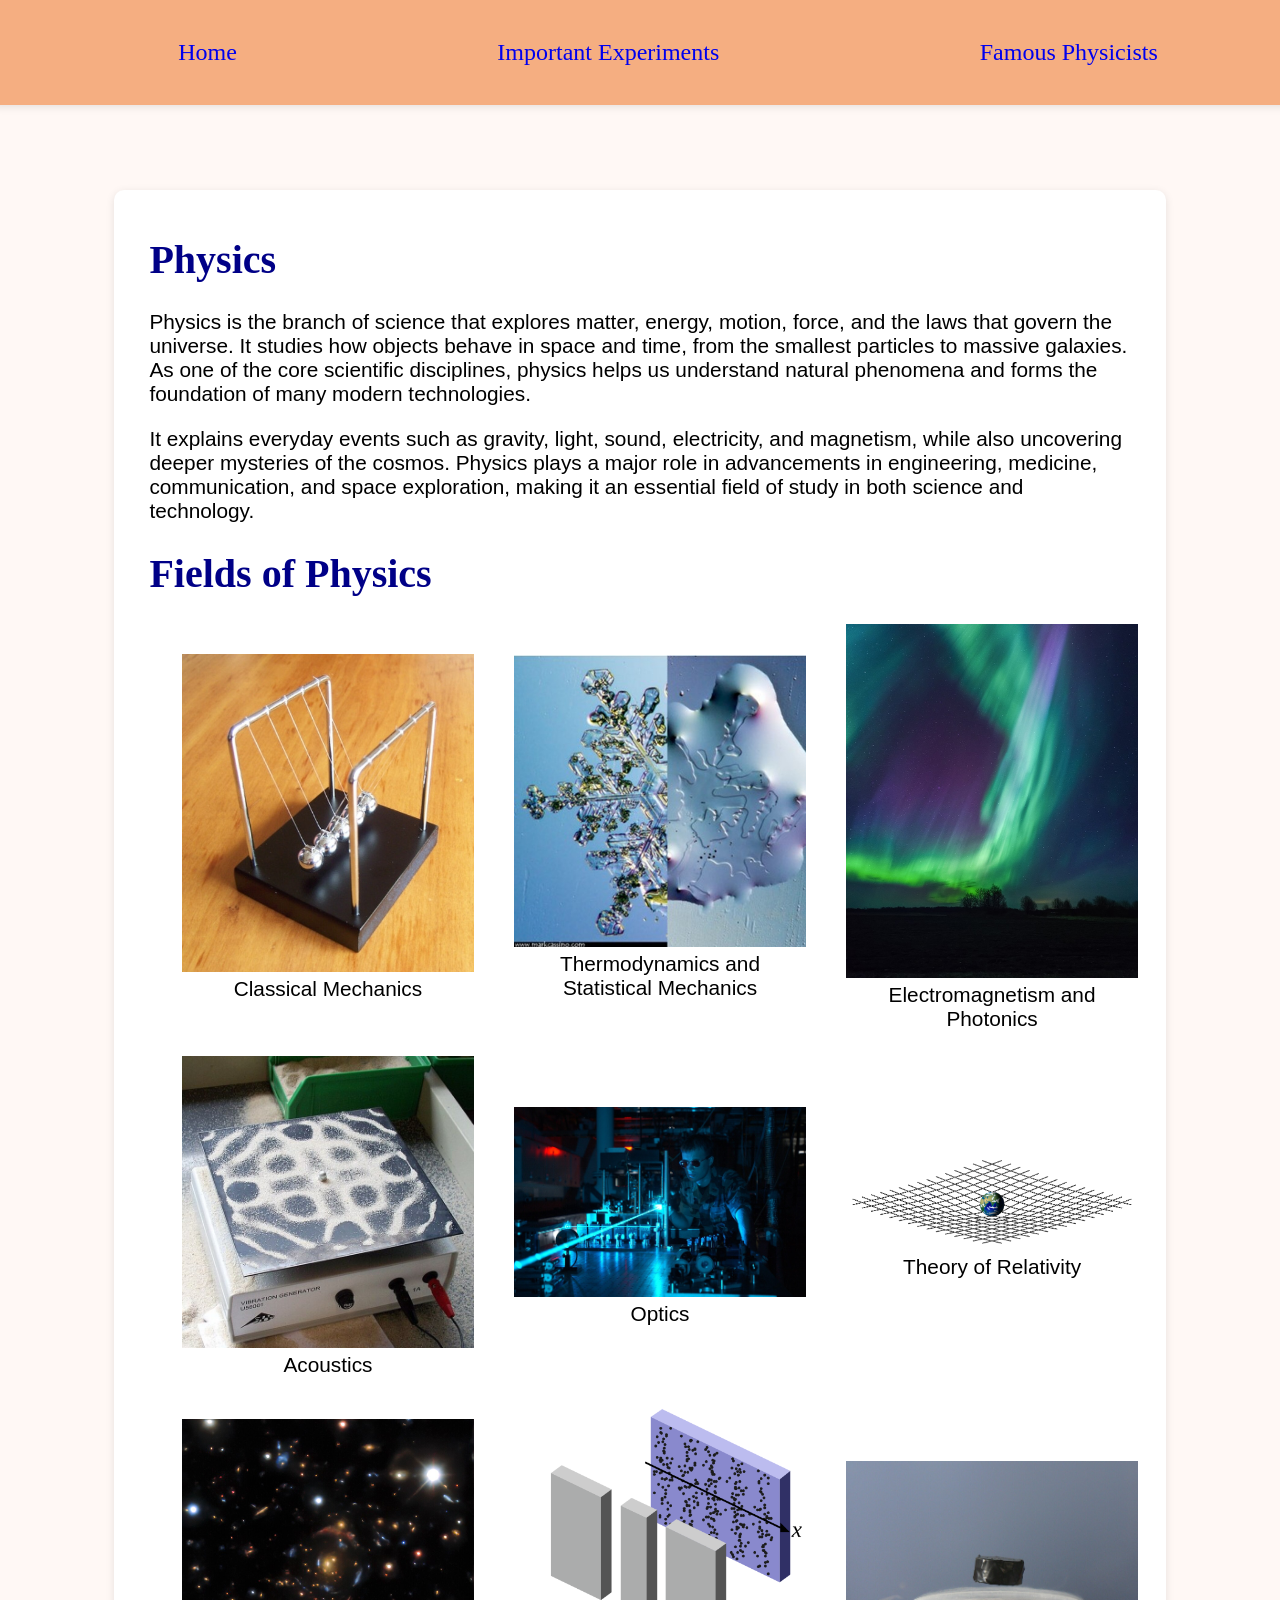
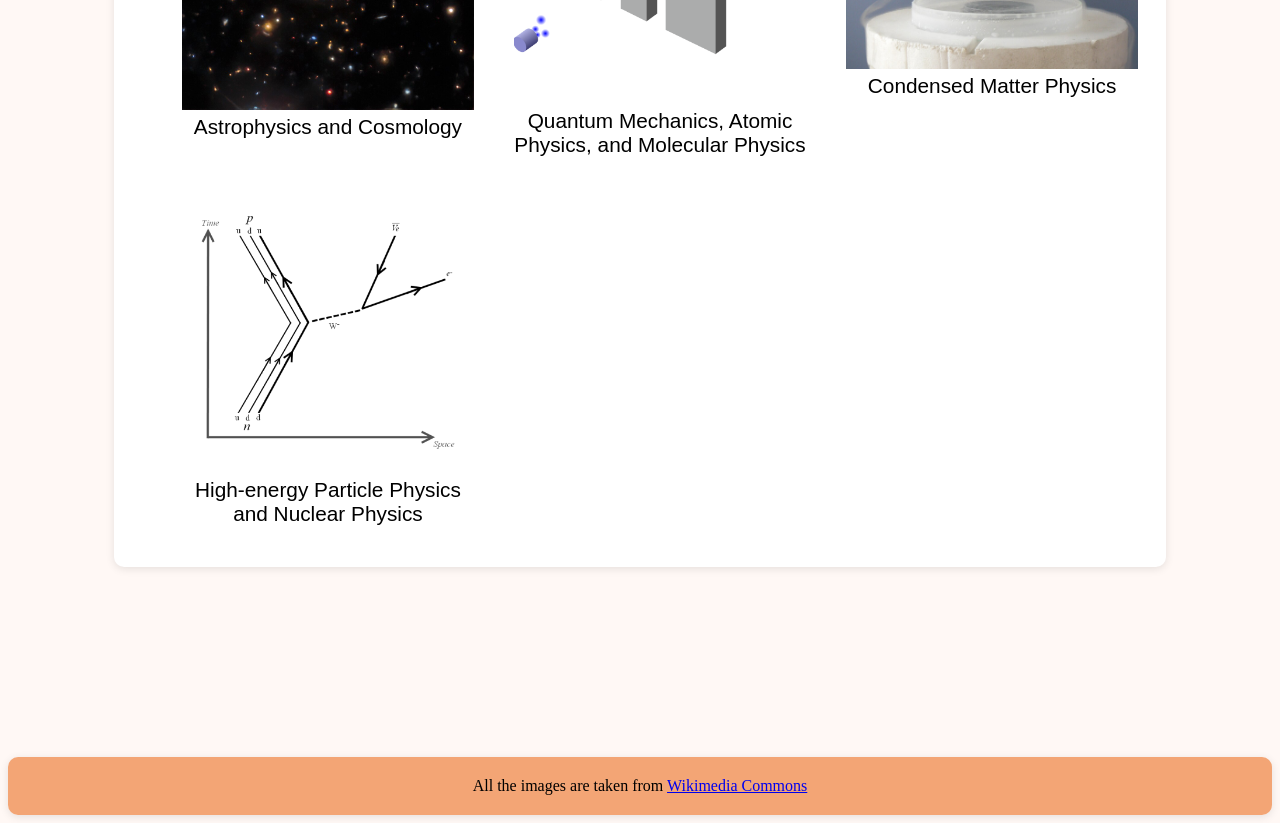
<file: index.html>
<!DOCTYPE html>
<html lang="en">
<head>
    <meta charset="UTF-8">
    <meta name="viewport" content="width=device-width, initial-scale=1.0">
    <title>Fields of Physics</title>
    <link rel="stylesheet" href="css/style.css">
</head>
<body>
    <header>
        <a href="#main_content" class="link_to_main"> Skip to Main Content </a>
        <nav>
        <ul>
            <li> <a href="index.html"> Home </a></li>
            <li> <a href="experiments.html"> Important Experiments </a></li>
            <li> <a href="physicists.html"> Famous Physicists </a></li>
        </ul>
        </nav>
    </header>
    <main id="main_content">
        <h1>
            Physics
        </h1>
        <p>
            Physics is the branch of science that explores matter, energy, motion, force, and the laws 
            that govern the universe. It studies how objects behave in space and time, from the smallest 
            particles to massive galaxies. As one of the core scientific disciplines, physics helps us understand 
            natural phenomena and forms the foundation of many modern technologies.
       </p>
       <p>It explains everyday events such as gravity, light, sound, electricity, and magnetism, while also 
        uncovering deeper mysteries of the cosmos. Physics plays a major role in 
        advancements in engineering, medicine, communication, and space exploration, making it an essential field 
        of study in both science and technology.
        </p>
        <h1>
            Fields of Physics
        </h1>
        <ul class="fields_physics">
            <li>
                <img src="Image/Newton's_Cradle.jpg" alt="Newton's Craddle">
                Classical Mechanics
            </li>
            <li>
                <img src="Image/Snowflake_–_Before_and_After_Melting_(Composite,_but_with_square_reshaping).jpg" alt="Snowflake before and after melting">
                Thermodynamics and Statistical Mechanics
            </li>
            <li>
                <img src="Image/Virmalised.jpg" alt="Aurora">
                Electromagnetism and Photonics
            </li>
            

            <li>
                <img src="Image/Quadratic_Chladni_plate.jpg" alt ="Chladni figure">
                 Acoustics
            </li>

            <li>
                <img src="Image/Optics.jpg" alt="Laser Experiment">
                Optics
            </li>

            <li>
                <img src="Image/Spacetime_lattice_analogy_white.svg.png" alt="Spacetime lattice analogy">
                Theory of Relativity
            </li>

             <li>
                <img src="Image/Gravitational_lens_found_in_the_DESI_Legacy_Surveys_data_(noirlab2104c).jpg" alt ="Gravitation Lensing">
                Astrophysics and Cosmology
            </li>

            <li>
                <img src="Image/Doubleslitexperiment.png" alt ="Double-Slit experiment ">
                Quantum Mechanics, Atomic Physics, and Molecular Physics
            </li>

            <li>
                <img src="Image/Meissner_effect_p1390048.jpg" alt="Meissner effect">
                Condensed Matter Physics
            </li>

            <li>
                <img src="Image/Feynman_Diagram_-_Negative_Beta_Decay.png" alt="Feynman Diagram">
                High-energy Particle Physics and Nuclear Physics
            </li>
        </ul>
    </main>
    <footer>
        All the images are taken from <a href="https://commons.wikimedia.org/wiki/Main_Page"> Wikimedia Commons </a>
    </footer>
</body>
</html>
</file>
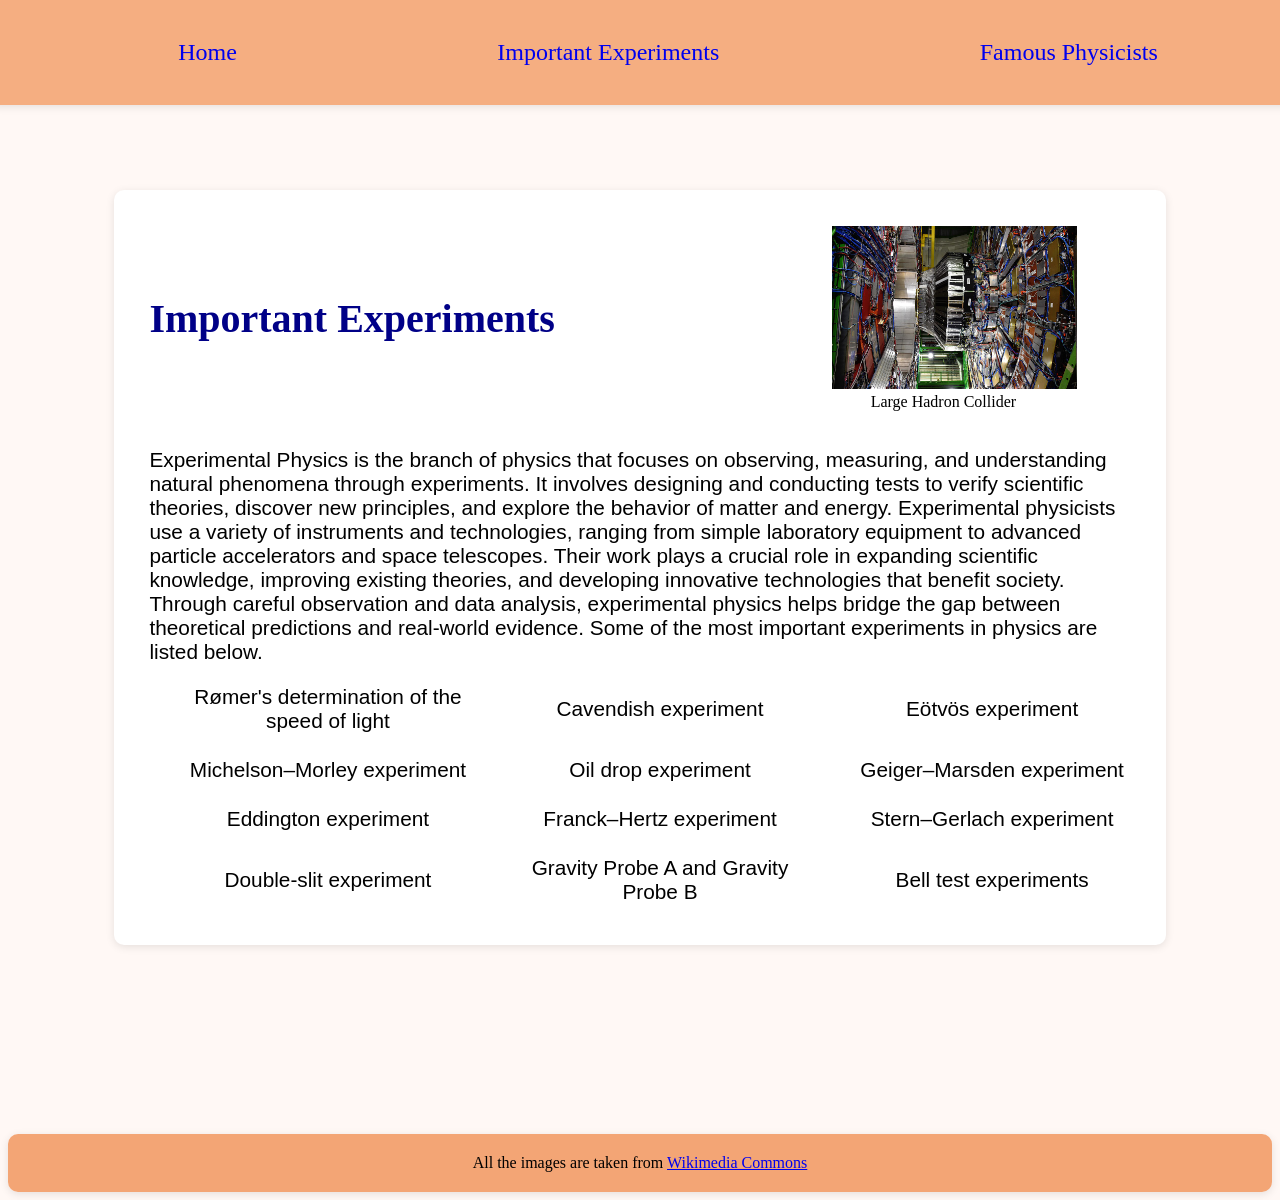
<file: experiments.html>
<!DOCTYPE html>
<html lang="en">
<head>
    <meta charset="UTF-8">
    <meta name="viewport" content="width=device-width, initial-scale=1.0">
    <title>Important Experiments in Physics</title>
    <link rel="stylesheet" href="css/style.css">
</head>
<body>
    <header>
        <a href="#main_content" class="link_to_main"> Skip to Main Content </a>
        <nav>
        <ul>
            <li> <a href="index.html"> Home </a></li>
            <li> <a href="experiments.html"> Important Experiments </a></li>
            <li> <a href="physicists.html"> Famous Physicists </a></li>
        </ul>
        </nav>
    </header>
    <main id="main_content">
        <div class="experiment_section">
            <h1>Important Experiments</h1>
            <figure>
                <img src="Image/CERN_LHC_CMS_15.jpg" alt="Large Hadron Collider">
                <figcaption> Large Hadron Collider </figcaption>
            </figure>
        </div>
        <p>
        Experimental Physics is the branch of physics that
        focuses on observing, measuring, and understanding 
        natural phenomena through experiments. It involves 
        designing and conducting tests to verify scientific
        theories, discover new principles, and explore the 
        behavior of matter and energy. Experimental physicists
        use a variety of instruments and technologies,
        ranging from simple laboratory equipment to
        advanced particle accelerators and space 
        telescopes. Their work plays a crucial role in
        expanding scientific knowledge, improving existing
        theories, and developing innovative technologies that
        benefit society. Through careful observation and
        data analysis, experimental physics helps bridge the gap
        between theoretical predictions and real-world
        evidence. Some of the most important experiments 
        in physics are listed below.
        </p>

        <ul>   
            <li>Rømer's determination of the speed of light</li>
            <li>Cavendish experiment</li>
            <li>Eötvös experiment</li>
            <li>Michelson–Morley experiment</li>
            <li>Oil drop experiment</li>
            <li>Geiger–Marsden experiment</li>
            <li>Eddington experiment</li>
            <li>Franck–Hertz experiment</li>
            <li>Stern–Gerlach experiment</li>
            <li>Double-slit experiment</li>
            <li>Gravity Probe A and Gravity Probe B</li>
            <li>Bell test experiments</li> 
        </ul>
    </main>
    <footer>
        All the images are taken from <a href="https://commons.wikimedia.org/wiki/Main_Page"> Wikimedia Commons </a>
    </footer>
</body>
</html>
</file>
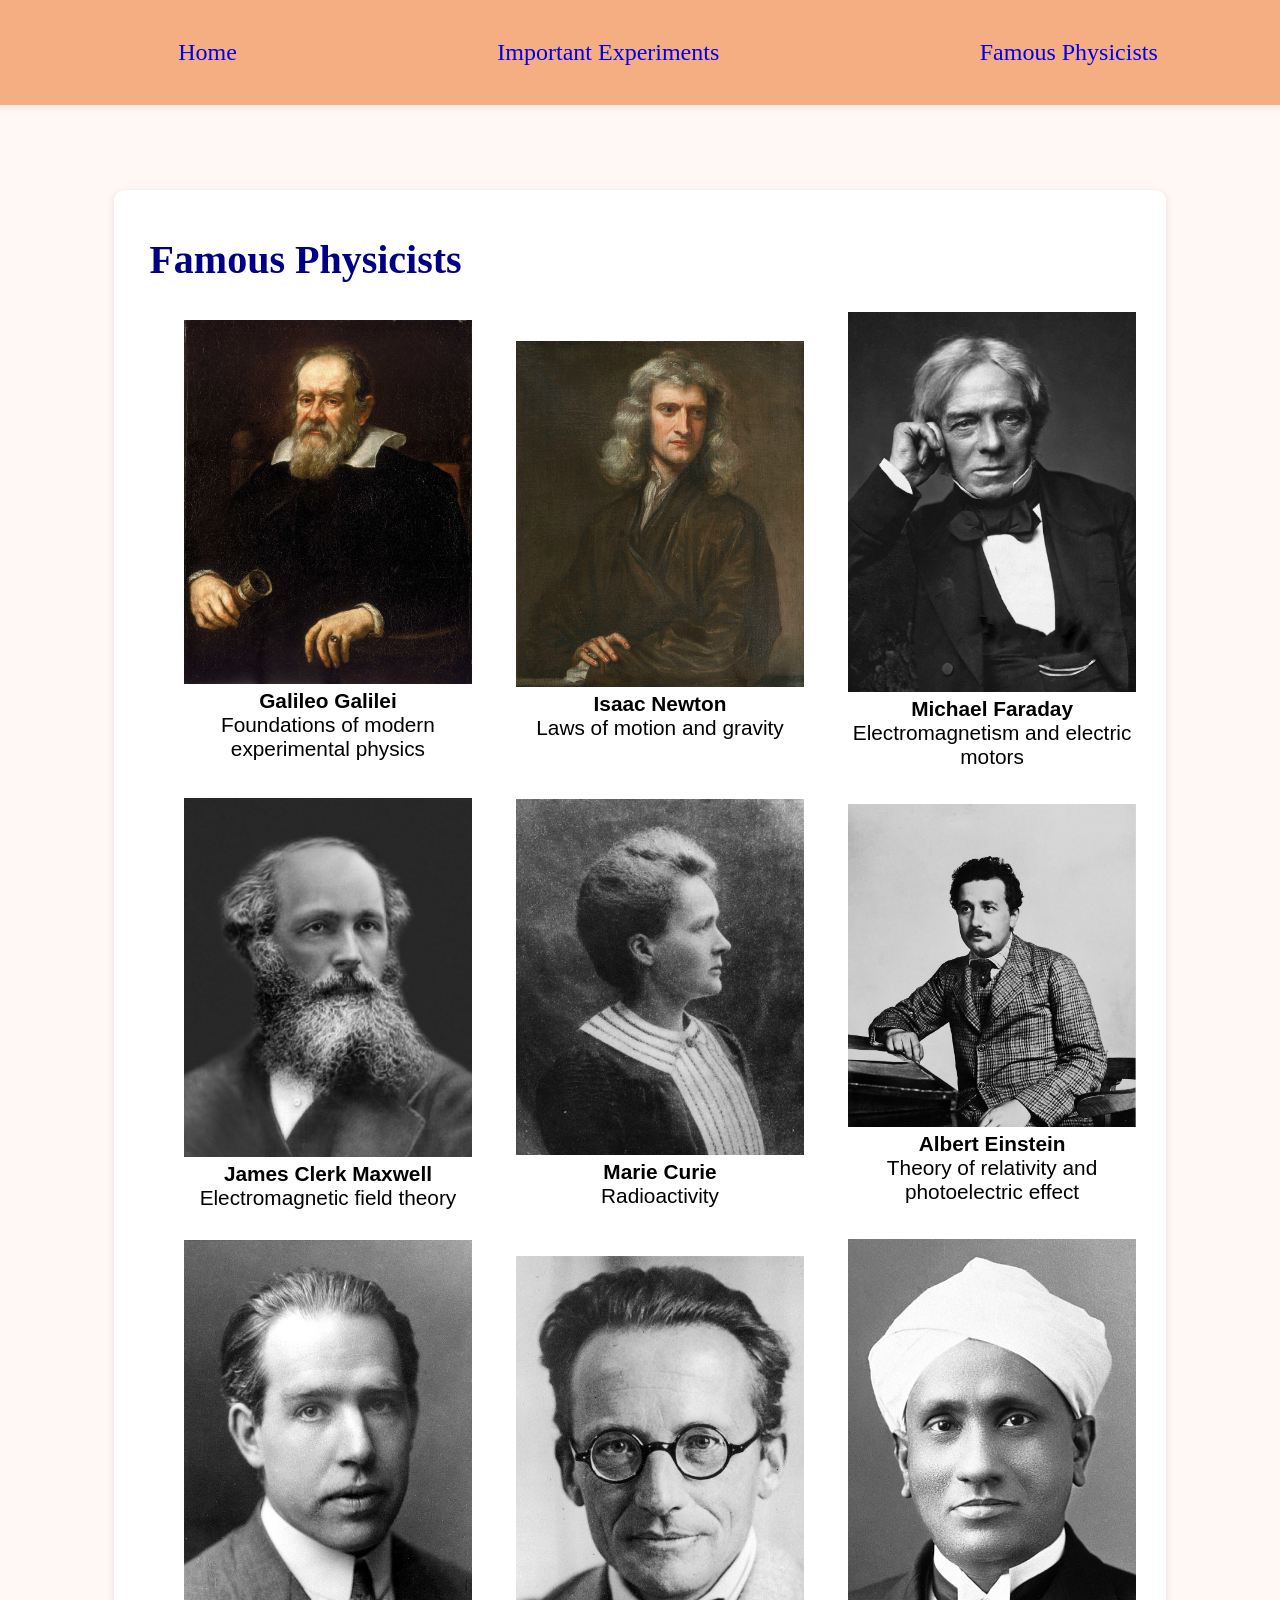
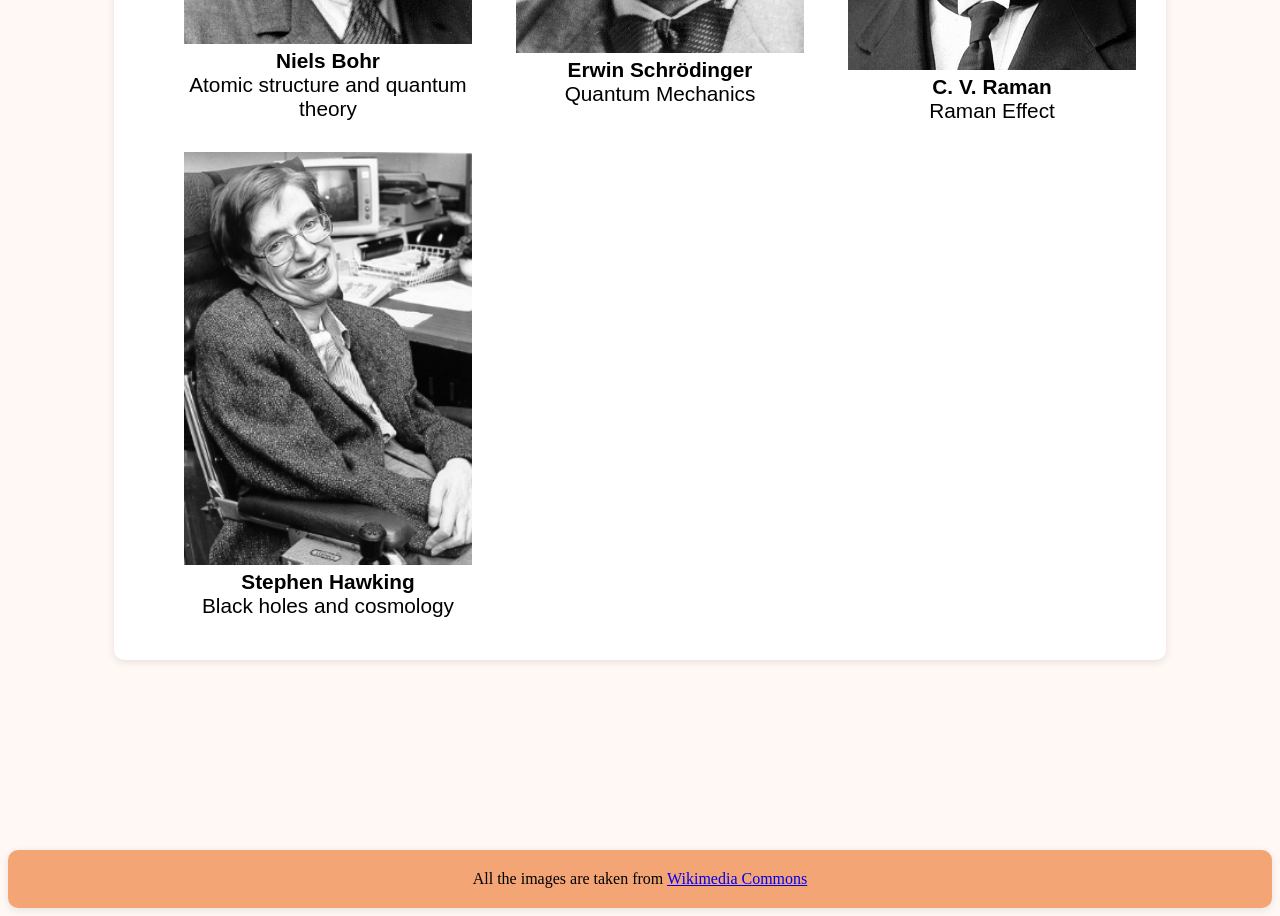
<file: physicists.html>
<!DOCTYPE html>
<html lang="en">
<head>
    <meta charset="UTF-8">
    <meta name="viewport" content="width=device-width, initial-scale=1.0">
    <title>Famous Physicists</title>
    <link rel="stylesheet" href="css/style.css">
</head>
<body>
    <header>
        <a href="#main_content" class="link_to_main"> Skip to Main Content </a>
        <nav>
        <ul>
            <li> <a href="index.html"> Home </a></li>
            <li> <a href="experiments.html"> Important Experiments </a></li>
            <li> <a href="physicists.html"> Famous Physicists </a></li>
        </ul>
        </nav>
    </header>
    <main id="main_content">
        <h1>Famous Physicists</h1>
        <ul class="physicists_image">
            <li><img src="Image/Galileo_Galilei_.jpg" alt="Galileo Galilei"><b>Galileo Galilei</b> <br> Foundations of modern experimental physics</li>
            <li><img src="Image/Portrait_of_Sir_Isaac_Newton,_1689_(brightened).jpg" alt="Isaac Newton"><b>Isaac Newton</b> <br> Laws of motion and gravity</li>
            <li><img src="Image/Michael_Faraday_sitting_crop.jpg" alt="Michael Faraday"><b>Michael Faraday </b><br> Electromagnetism and electric motors</li>
            <li><img src="Image/James-Clerk-Maxwell-1831-1879.jpg" alt="James Clerk Maxwell"><b>James Clerk Maxwell</b> <br> Electromagnetic field theory</li>
            <li><img src="Image/Marie_Curie_1903.jpg" alt="Marie Curie"><b>Marie Curie</b> <br> Radioactivity</li>
            <li><img src="Image/Einstein_patentoffice_full_(cropped).jpg" alt="Albert Einstein"><b>Albert Einstein</b> <br> Theory of relativity and photoelectric effect</li>               
            <li><img src="Image/Niels_Bohr.jpg" alt="Niels Bohr"><b>Niels Bohr</b> <br> Atomic structure and quantum theory</li>
            <li><img src="Image/Erwin_Schrödinger_-_Narodowe_Archiwum_Cyfrowe_(1-E-939).jpg" alt="Erwin Schrödinger"><b>Erwin Schrödinger</b><br>  Quantum Mechanics </li>
            <li><img src="Image/Sir_CV_Raman.JPG" alt="C.V. Raman"><b>C. V. Raman</b> <br>Raman Effect</li>
            <li><img src="Image/Stephen_Hawking.jpg" alt="Stephen Hawking"><b>Stephen Hawking</b><br> Black holes and cosmology</li> 
        </ul>
    </main>
    <footer>
        All the images are taken from <a href="https://commons.wikimedia.org/wiki/Main_Page"> Wikimedia Commons </a>
    </footer>    
</body>
</html>
</file>
<file: css/style.css>
body{
    background-color: #fff8f5;
}
main ul{
    display: grid;
    grid-template-columns: 30% 30% 30%;
    align-items: center;
    text-align: center;
    row-gap: 25px;
    column-gap: 25px;
    list-style-type: none;
    font-size: 130%;
    font-family: 'Gill Sans', 'Gill Sans MT', Calibri, 'Trebuchet MS', sans-serif;
    justify-content: space-around;
}


nav ul{
    list-style-type: none;
    display: flex;
    justify-content: space-around;
}

.fields_physics img{
    width:100%;
}

.experiment_section{
    display: grid;
    grid-template-columns: 65% 30%;
    align-items: center;
}

.experiment_section figure{
    text-align: center;
}

.experiment_section img{
    width:110%;
}

.physicists_image img{
    width: 100%;
}
.physicists_image li{
border: 2px solid transparent;
    box-sizing: border-box;
}

.physicists_image li:nth-child(odd):hover{
    border:  2px solid;
    padding: 10% 10%;
}

.physicists_image li:nth-child(even):hover{
    border: 2px solid;
    border-radius: 20px;
    padding: 10% 10%;
}

nav{
    font-size: 150%;
    background-color: #f5ae81;
    width: 100%;
    margin: 0 auto;
    box-shadow: 0 2px 8px rgba(0, 0, 0, 0.1);
    border-radius: 10px;
    padding: 15px 20px;
    position: fixed;
    top: 0;
    margin-left: 50%;
    transform: translateX(-50%);
    z-index: 0;
}
nav a{
    text-decoration: none;
    padding: 2px;
}
nav a:hover{
    background-color: #f5ba94;
    border: 2px solid #fa9c62;
    margin: auto -2px auto -2px;
}

nav a:focus{
    background-color: #f5ba94;
    border: 2px solid #fa9c62;
    margin: auto -2px auto -2px;
}
    
main{
  width: 80%;
  margin: 15% auto; 
  padding: 20px; 
  background-color: white;
  border-radius: 10px;
  box-shadow: 0 2px 8px rgba(0,0,0,0.1); 
}

h1{
    font-size: 250%;
    font-family: 'Times New Roman', Times, serif;
    color: rgb(0, 0, 135);
    padding: 0px 15px;
}

p{
    font-size: 130%;
    font-family: 'Gill Sans', 'Gill Sans MT', Calibri, 'Trebuchet MS', sans-serif;
    padding: 0px 15px;
}

.link_to_main{
    position: absolute;
    left: -9999px;
    z-index: 1;
}

.link_to_main:focus{
    left: 5px;
    top: 5px;
}

footer{
  text-align: center;
  margin-top: 20px;
  background-color: #f09156cc;
  font-size: 100%;
  box-shadow: 0 2px 8px rgba(0,0,0,0.1); 
  border-radius: 10px;
  padding:20px 30px;
}
</file>
